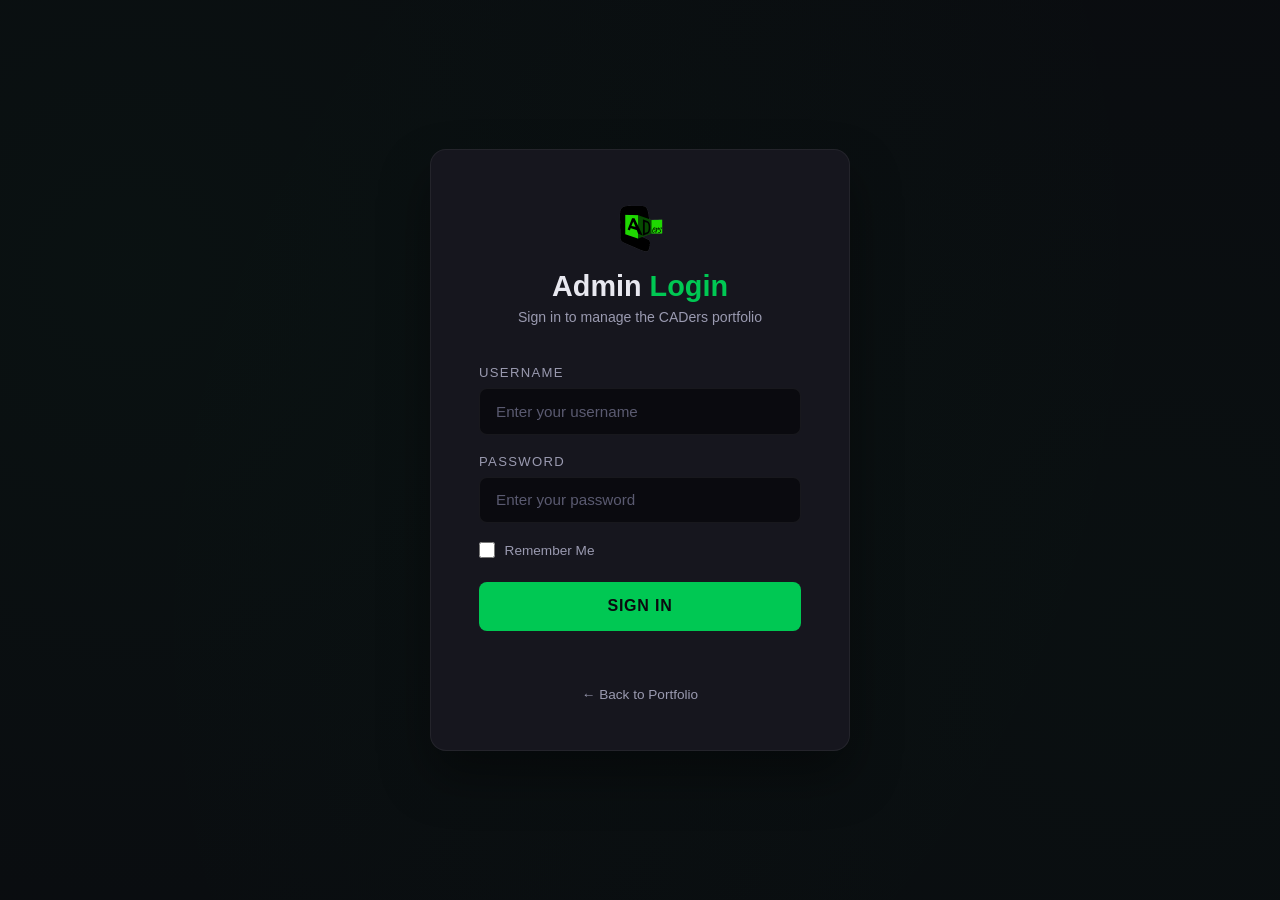
<file: CADersFrontend/admin.html>
<!DOCTYPE html>
<html>
<head>
  <!-- AUTH GUARD: runs synchronously before ANY content renders.
       If not logged in, redirect happens before body is painted. -->
  <script>
    if (!localStorage.getItem('cadersAdmin')) {
      window.location.replace('login.html');
    }
  </script>
  <meta charset="UTF-8" />
  <title>CADers – Admin Dashboard</title>
  <meta name="viewport" content="width=device-width, initial-scale=1.0" />
  <meta name="description" content="Admin dashboard for managing CADers Club projects and contact messages." />
  <link rel="stylesheet" href="styles.css" />
  <link rel="stylesheet" href="admin.css" />
</head>
<body style="visibility:hidden">

  <div class="admin-layout">

    <!-- ═══ SIDEBAR ═══ -->
    <aside class="admin-sidebar">
      <a href="caders.html" class="sidebar-brand">
        <img src="Cader.png" alt="CADers" />
        <span>CADers</span>
      </a>

      <ul class="sidebar-nav">
        <li>
          <a href="#" class="active" data-page="dashboard" id="nav-dashboard">
            <span class="nav-icon">📊</span> Dashboard
          </a>
        </li>
        <li>
          <a href="#" data-page="projects" id="nav-projects">
            <span class="nav-icon">🗂️</span> Projects
          </a>
        </li>
        <li>
          <a href="#" data-page="messages" id="nav-messages">
            <span class="nav-icon">✉️</span> Messages
          </a>
        </li>
      </ul>

      <div class="sidebar-footer">
        <div class="sidebar-user">
          Signed in as <strong id="sidebar-username">—</strong>
          <span class="user-role" id="sidebar-role">—</span>
        </div>
        <button class="btn-logout" id="btn-logout">Sign Out</button>
      </div>
    </aside>

    <!-- ═══ MAIN CONTENT ═══ -->
    <main class="admin-main">

      <!-- Session Visit Banner -->
      <div class="session-banner" id="session-banner">
        <span class="session-icon">🔑</span>
        <span>Pages Visited This Session: <strong id="visit-count">0</strong></span>
      </div>

      <!-- ─── DASHBOARD PAGE ─── -->
      <div class="admin-page active" id="page-dashboard">
        <div class="page-header">
          <h2>Dashboard</h2>
          <p>Overview of your CADers portfolio</p>
        </div>
        <div class="stats-grid">
          <div class="stat-card">
            <div class="stat-card-icon">👤</div>
            <div class="stat-card-value" id="dash-username">—</div>
            <div class="stat-card-label">Logged In As</div>
          </div>
          <div class="stat-card">
            <div class="stat-card-icon">🛡️</div>
            <div class="stat-card-value" id="dash-role">—</div>
            <div class="stat-card-label">User Role</div>
          </div>
          <div class="stat-card">
            <div class="stat-card-icon">🗂️</div>
            <div class="stat-card-value" id="dash-projects">0</div>
            <div class="stat-card-label">Total Projects</div>
          </div>
          <div class="stat-card">
            <div class="stat-card-icon">✉️</div>
            <div class="stat-card-value" id="dash-messages">0</div>
            <div class="stat-card-label">Contact Messages</div>
          </div>
          <div class="stat-card">
            <div class="stat-card-icon">📄</div>
            <div class="stat-card-value" id="dash-visits">0</div>
            <div class="stat-card-label">Session Visits</div>
          </div>
        </div>
      </div>

      <!-- ─── PROJECTS PAGE ─── -->
      <div class="admin-page" id="page-projects">
        <div class="page-header">
          <h2>Manage Projects</h2>
          <p>Create, edit, and delete portfolio projects</p>
        </div>
        <div class="table-toolbar">
          <input type="text" class="search-input" id="project-search"
                 placeholder="Search projects..." />
          <button class="btn-primary" id="btn-add-project">+ Add Project</button>
        </div>
        <table class="data-table" id="projects-table">
          <thead>
            <tr>
              <th>ID</th>
              <th>Title</th>
              <th>Description</th>
              <th>Image URL</th>
              <th>Actions</th>
            </tr>
          </thead>
          <tbody id="projects-tbody">
            <tr><td colspan="5" class="empty-state">Loading projects...</td></tr>
          </tbody>
        </table>
      </div>

      <!-- ─── MESSAGES PAGE ─── -->
      <div class="admin-page" id="page-messages">
        <div class="page-header">
          <h2>Contact Messages</h2>
          <p>View and manage incoming contact messages</p>
        </div>
        <div class="table-toolbar">
          <input type="text" class="search-input" id="message-search"
                 placeholder="Search by name, email, or message..." />
          <span class="message-count" id="message-count">0 messages</span>
        </div>
        <div class="table-responsive" id="messages-table-wrap">
          <table class="data-table" id="messages-table">
            <thead>
              <tr>
                <th class="col-id">ID</th>
                <th class="col-name">Name</th>
                <th class="col-email">Email</th>
                <th class="col-message">Message</th>
                <th class="col-date">Submitted</th>
                <th class="col-actions">Actions</th>
              </tr>
            </thead>
            <tbody id="messages-tbody">
              <tr><td colspan="6" class="empty-state">Loading messages...</td></tr>
            </tbody>
          </table>
        </div>
      </div>

    </main>
  </div>

  <!-- ═══ PROJECT MODAL ═══ -->
  <div class="modal-overlay" id="project-modal">
    <div class="modal">
      <h3 id="project-modal-title">Add Project</h3>
      <form id="project-form">
        <input type="hidden" id="project-edit-id" value="" />
        <div class="form-group">
          <label for="project-title">Title</label>
          <input type="text" id="project-title" required placeholder="Project title" />
        </div>
        <div class="form-group">
          <label for="project-description">Description</label>
          <textarea id="project-description" rows="4" required
                    placeholder="Project description"></textarea>
        </div>
        <div class="form-group">
          <label for="project-image">Image URL (optional)</label>
          <input type="text" id="project-image" placeholder="e.g. assets/project-photo.png" />
        </div>
        <div class="modal-actions">
          <button type="button" class="btn-secondary" id="btn-cancel-project">Cancel</button>
          <button type="submit" class="btn-primary" id="btn-save-project">Save Project</button>
        </div>
      </form>
    </div>
  </div>

  <!-- ═══ MESSAGE VIEW MODAL ═══ -->
  <div class="modal-overlay" id="message-modal">
    <div class="modal message-view-modal">
      <div class="message-modal-header">
        <h3>Message Details</h3>
        <button type="button" class="modal-close-btn" id="btn-close-message" title="Close">✕</button>
      </div>
      <div class="message-meta">
        <div class="meta-row">
          <span class="meta-label">From</span>
          <span class="meta-value" id="modal-msg-name"></span>
        </div>
        <div class="meta-row">
          <span class="meta-label">Email</span>
          <span class="meta-value" id="modal-msg-email"></span>
        </div>
        <div class="meta-row">
          <span class="meta-label">Sent</span>
          <span class="meta-value" id="modal-msg-date"></span>
        </div>
      </div>
      <div class="message-body" id="modal-msg-body"></div>
      <div class="modal-actions">
        <button type="button" class="btn-secondary" id="btn-dismiss-message">Close</button>
        <button type="button" class="btn-action btn-danger" id="btn-delete-from-modal">Delete Message</button>
      </div>
    </div>
  </div>

  <script src="admin.js"></script>
</body>
</html>
</file>
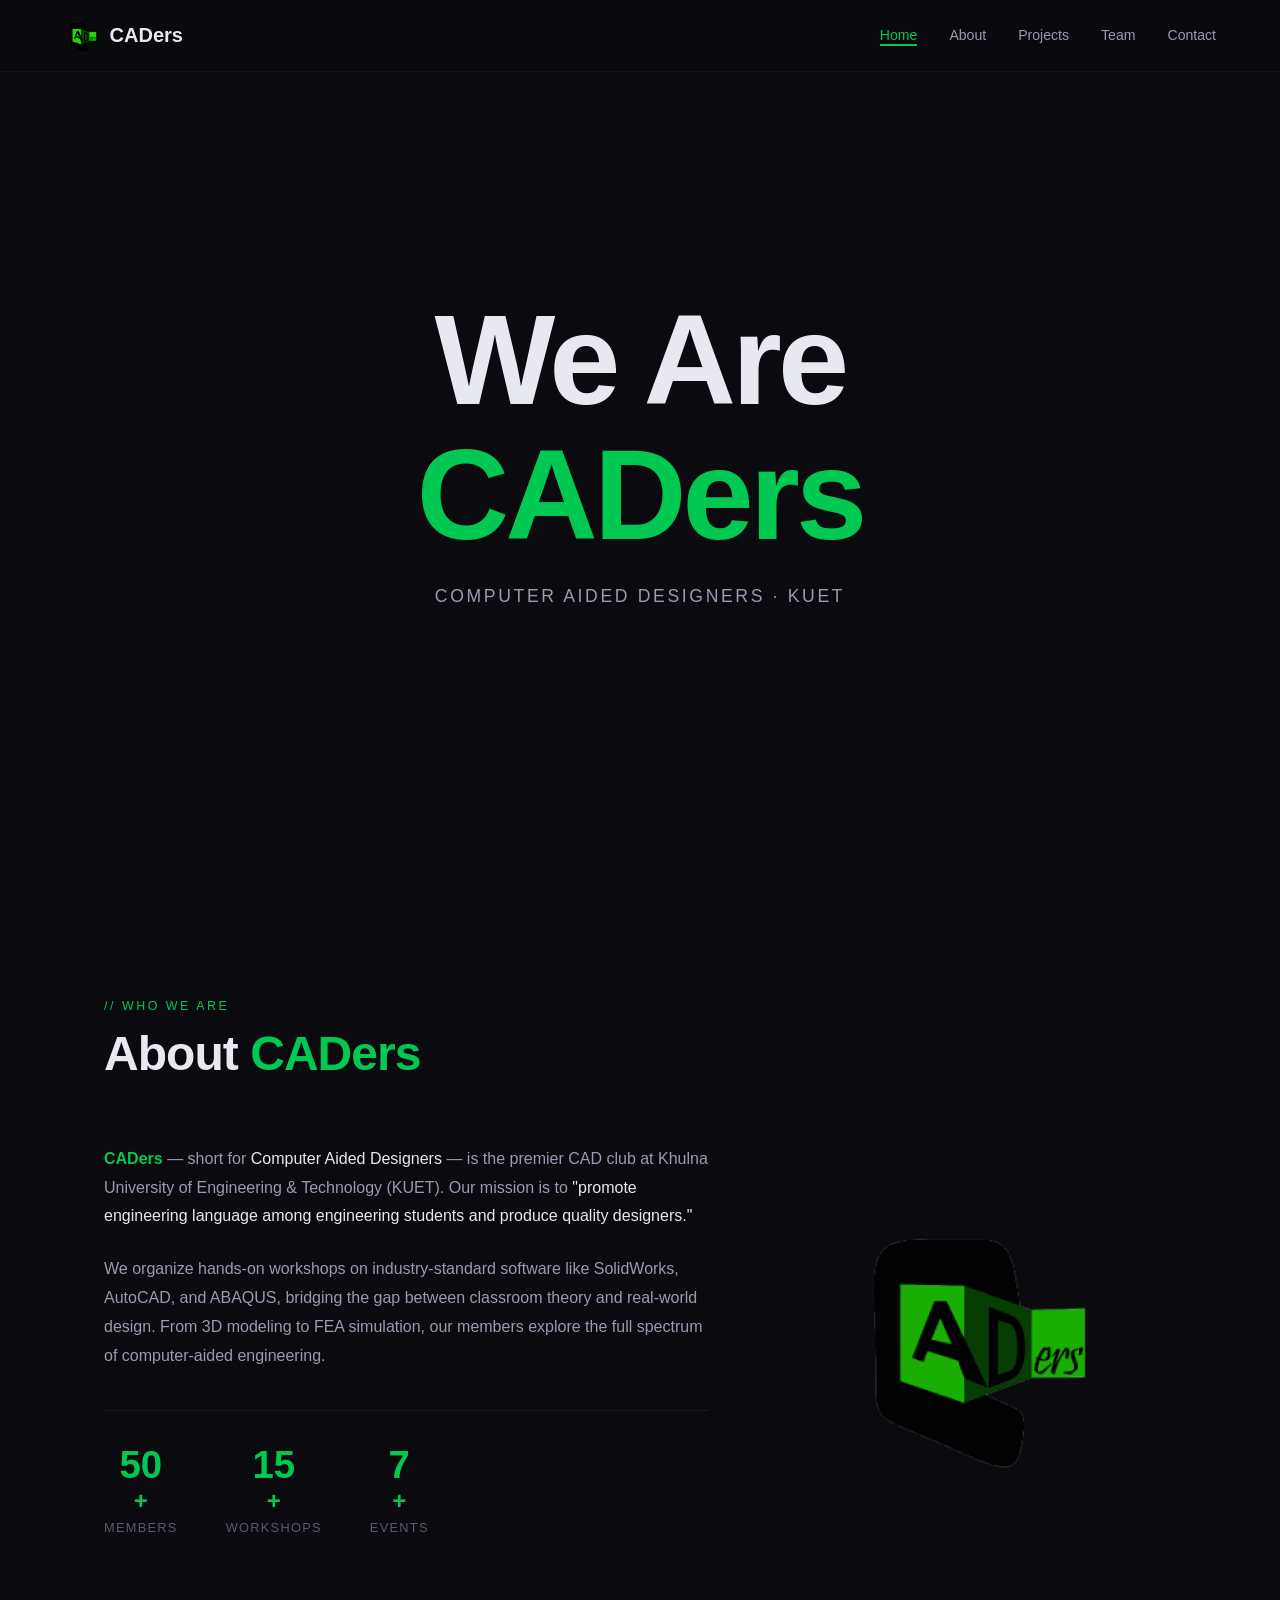
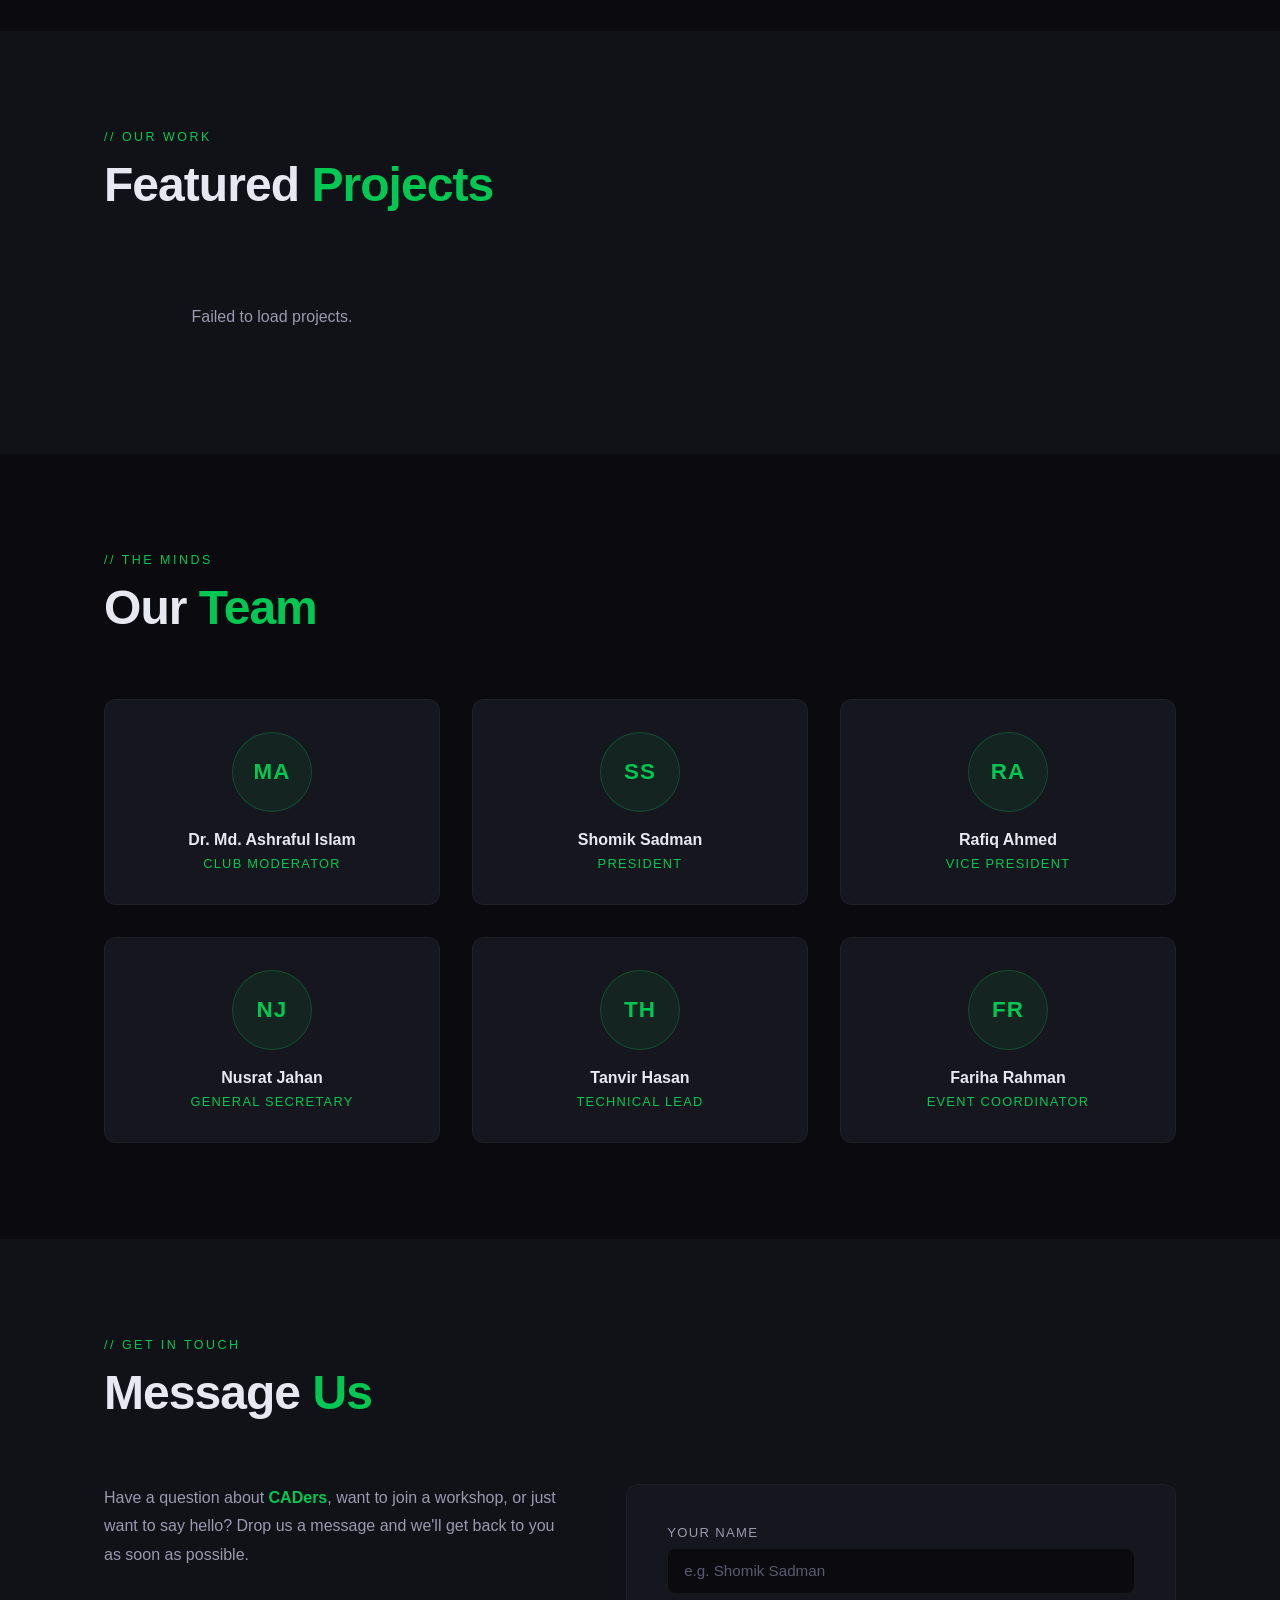
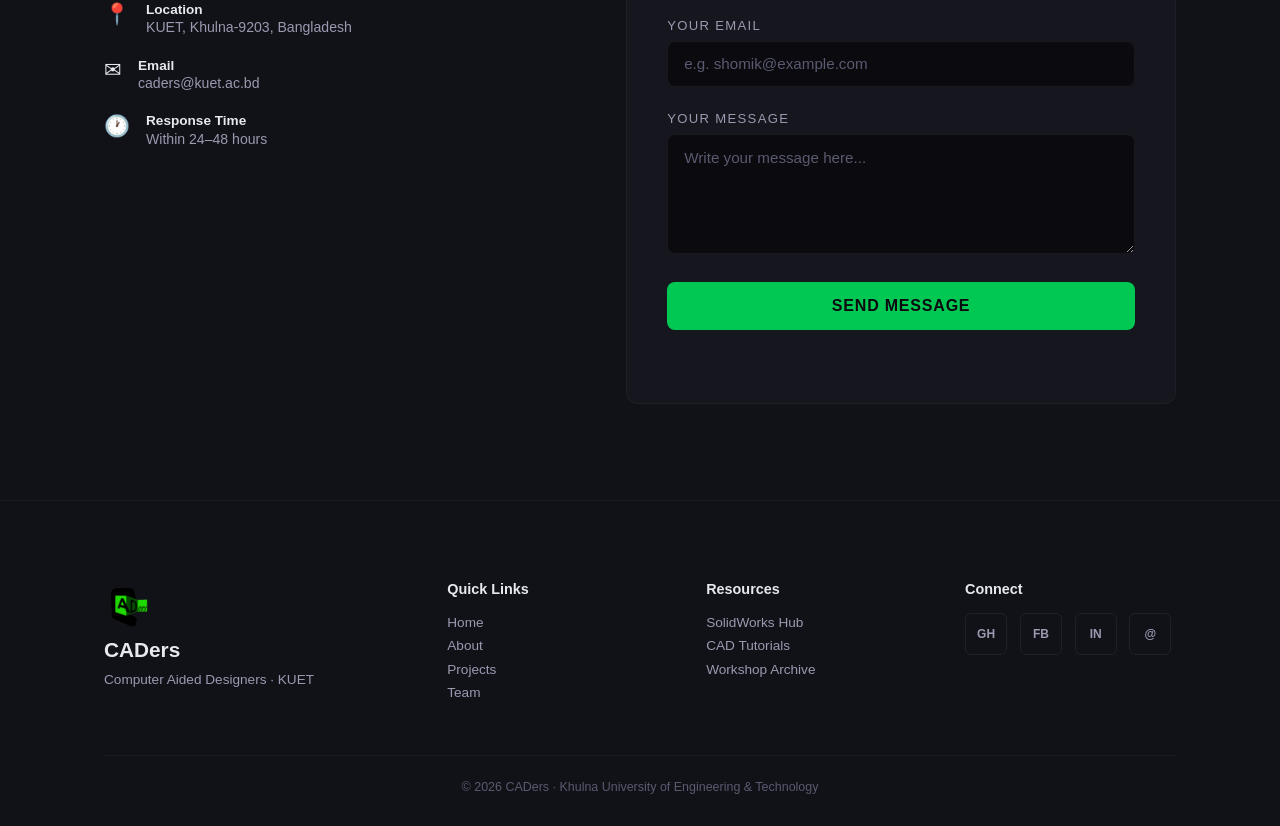
<file: CADersFrontend/caders.html>
<!DOCTYPE html>
<html>
<head>
  <meta charset="UTF-8" />
  <title>CADers – Computer Aided Designers</title>
  <meta name="viewport" content="width=device-width, initial-scale=1.0" />
  <link rel="stylesheet" href="styles.css" />
</head>
<body>

  <!-- NAVBAR -->
  <div class="navbar" id="navbar">
    <a href="#" class="nav-logo">
      <img src="Cader.png" alt="CADers Logo" class="nav-logo-img" width="36" height="36" />
      <span>CADers</span>
    </a>
    <button class="nav-toggle" id="nav-toggle" title="Toggle navigation">
      <span></span><span></span><span></span>
    </button>
    <ul class="nav-links" id="nav-links">
      <li><a href="#hero">Home</a></li>
      <li><a href="#about">About</a></li>
      <li><a href="#projects">Projects</a></li>
      <li><a href="#team">Team</a></li>
      <li><a href="#contact">Contact</a></li>
      <li id="nav-admin-item" style="display:none;"><a href="admin.html" id="nav-admin-link">Admin</a></li>
    </ul>
  </div>

  <!-- HERO -->
  <div class="hero" id="hero">
    <div class="hero-content">
      <h1 class="hero-title" id="hero-title">
        <span class="hero-line">We Are</span>
        <span class="hero-line accent">CADers</span>
      </h1>
      <p class="hero-sub" id="hero-sub">Computer Aided Designers · KUET</p>
    </div>
  </div>

  <!-- ABOUT -->
  <div class="section about" id="about">
    <div class="container">
      <div class="section-header">
        <span class="section-tag">// WHO WE ARE</span>
        <h2 class="section-title">About <span class="accent">CADers</span></h2>
      </div>
      <div class="about-grid">
        <div class="about-text">
          <p>
            <span class="text-accent">CADers</span> — short for <span class="text-emphasis">Computer Aided Designers</span> — is the premier CAD club at
            Khulna University of Engineering &amp; Technology (KUET). Our mission is to <span class="text-emphasis">"promote engineering
            language among engineering students and produce quality designers."</span>
          </p>
          <p>
            We organize hands-on workshops on industry-standard software like SolidWorks, AutoCAD, and ABAQUS,
            bridging the gap between classroom theory and real-world design. From 3D modeling to FEA simulation,
            our members explore the full spectrum of computer-aided engineering.
          </p>
          <div class="about-stats">
            <div class="stat-item">
              <span class="stat-num" id="stat-members">0</span><span class="stat-plus">+</span>
              <span class="stat-label">Members</span>
            </div>
            <div class="stat-item">
              <span class="stat-num" id="stat-workshops">0</span><span class="stat-plus">+</span>
              <span class="stat-label">Workshops</span>
            </div>
            <div class="stat-item">
              <span class="stat-num" id="stat-events">0</span><span class="stat-plus">+</span>
              <span class="stat-label">Events</span>
            </div>
          </div>
        </div>
        <div class="about-visual">
          <img src="Cader.png" alt="CADers Club Logo" class="about-logo-img" />
        </div>
      </div>
    </div>
  </div>

  <!-- PROJECTS -->
  <div class="section projects" id="projects">
    <div class="container">
      <div class="section-header">
        <span class="section-tag">// OUR WORK</span>
        <h2 class="section-title">Featured <span class="accent">Projects</span></h2>
      </div>
      <div class="projects-grid" id="projects-grid">
        <!-- Projects loaded dynamically from API -->
      </div>
    </div>
  </div>

  <!-- TEAM -->
  <div class="section team" id="team">
    <div class="container">
      <div class="section-header">
        <span class="section-tag">// THE MINDS</span>
        <h2 class="section-title">Our <span class="accent">Team</span></h2>
      </div>
      <div class="team-grid">
        <div class="team-card" id="team-1">
          <div class="team-avatar">
            <span class="avatar-initials">MA</span>
          </div>
          <h4>Dr. Md. Ashraful Islam</h4>
          <span class="team-role">Club Moderator</span>
        </div>
        <div class="team-card" id="team-2">
          <div class="team-avatar">
            <span class="avatar-initials">SS</span>
          </div>
          <h4>Shomik Sadman</h4>
          <span class="team-role">President</span>
        </div>
        <div class="team-card" id="team-3">
          <div class="team-avatar">
            <span class="avatar-initials">RA</span>
          </div>
          <h4>Rafiq Ahmed</h4>
          <span class="team-role">Vice President</span>
        </div>
        <div class="team-card" id="team-4">
          <div class="team-avatar">
            <span class="avatar-initials">NJ</span>
          </div>
          <h4>Nusrat Jahan</h4>
          <span class="team-role">General Secretary</span>
        </div>
        <div class="team-card" id="team-5">
          <div class="team-avatar">
            <span class="avatar-initials">TH</span>
          </div>
          <h4>Tanvir Hasan</h4>
          <span class="team-role">Technical Lead</span>
        </div>
        <div class="team-card" id="team-6">
          <div class="team-avatar">
            <span class="avatar-initials">FR</span>
          </div>
          <h4>Fariha Rahman</h4>
          <span class="team-role">Event Coordinator</span>
        </div>
      </div>
    </div>
  </div>

  <!-- CONTACT FORM -->
  <div class="section contact-section" id="contact">
    <div class="container">
      <div class="section-header">
        <span class="section-tag">// GET IN TOUCH</span>
        <h2 class="section-title">Message <span class="accent">Us</span></h2>
      </div>
      <div class="contact-grid">
        <!-- Left column – informational text -->
        <div class="contact-info">
          <p>
            Have a question about <span class="text-accent">CADers</span>, want to join
            a workshop, or just want to say hello? Drop us a message and we'll get back
            to you as soon as possible.
          </p>
          <div class="contact-details">
            <div class="contact-detail-item">
              <span class="detail-icon">📍</span>
              <div>
                <span class="detail-label">Location</span>
                <span class="detail-value">KUET, Khulna-9203, Bangladesh</span>
              </div>
            </div>
            <div class="contact-detail-item">
              <span class="detail-icon">✉</span>
              <div>
                <span class="detail-label">Email</span>
                <span class="detail-value">caders@kuet.ac.bd</span>
              </div>
            </div>
            <div class="contact-detail-item">
              <span class="detail-icon">🕐</span>
              <div>
                <span class="detail-label">Response Time</span>
                <span class="detail-value">Within 24–48 hours</span>
              </div>
            </div>
          </div>
        </div>
        <!-- Right column – the form -->
        <form id="contact-form" class="contact-form">
          <div class="form-group">
            <label for="contact-name">Your Name</label>
            <input type="text" id="contact-name" name="name" required
                   placeholder="e.g. Shomik Sadman" />
          </div>
          <div class="form-group">
            <label for="contact-email">Your Email</label>
            <input type="email" id="contact-email" name="email" required
                   placeholder="e.g. shomik@example.com" />
          </div>
          <div class="form-group">
            <label for="contact-message">Your Message</label>
            <textarea id="contact-message" name="message" rows="5" required
                      placeholder="Write your message here..."></textarea>
          </div>
          <button type="submit" id="contact-submit" class="btn-submit">
            <span id="btn-text">Send Message</span>
            <span id="btn-loading" style="display:none;">Sending...</span>
          </button>
          <p id="form-status" class="form-status"></p>
        </form>
      </div>
    </div>
  </div>

  <!-- FOOTER -->
  <div class="footer" id="footer">
    <div class="container">
      <div class="footer-top">
        <div class="footer-brand">
          <img src="Cader.png" alt="CADers" class="footer-logo" width="48" height="48" />
          <h3>CADers</h3>
          <p>Computer Aided Designers · KUET</p>
        </div>
        <div class="footer-links-group">
          <h4>Quick Links</h4>
          <ul class="footer-list">
            <li><a href="#hero">Home</a></li>
            <li><a href="#about">About</a></li>
            <li><a href="#projects">Projects</a></li>
            <li><a href="#team">Team</a></li>
          </ul>
        </div>
        <div class="footer-links-group">
          <h4>Resources</h4>
          <ul class="footer-list">
            <li><a href="#">SolidWorks Hub</a></li>
            <li><a href="#">CAD Tutorials</a></li>
            <li><a href="#">Workshop Archive</a></li>
          </ul>
        </div>
        <div class="footer-connect">
          <h4>Connect</h4>
          <div class="social-links">
            <a href="https://github.com/CADers-KUET" class="social-link" id="social-github" title="GitHub">GH</a>
            <a href="https://www.facebook.com/groups/1449765805192308/" class="social-link" id="social-facebook" title="Facebook">FB</a>
            <a href="#" class="social-link" id="social-linkedin" title="LinkedIn">IN</a>
            <a href="mailto:caders@kuet.ac.bd" class="social-link" id="social-email" title="Email">@</a>
          </div>
        </div>
      </div>
      <div class="footer-bottom">
        <p>&copy; 2026 CADers · Khulna University of Engineering &amp; Technology</p>
      </div>
    </div>
  </div>

  <script src="caders.js"></script>
</body>
</html>
</file>
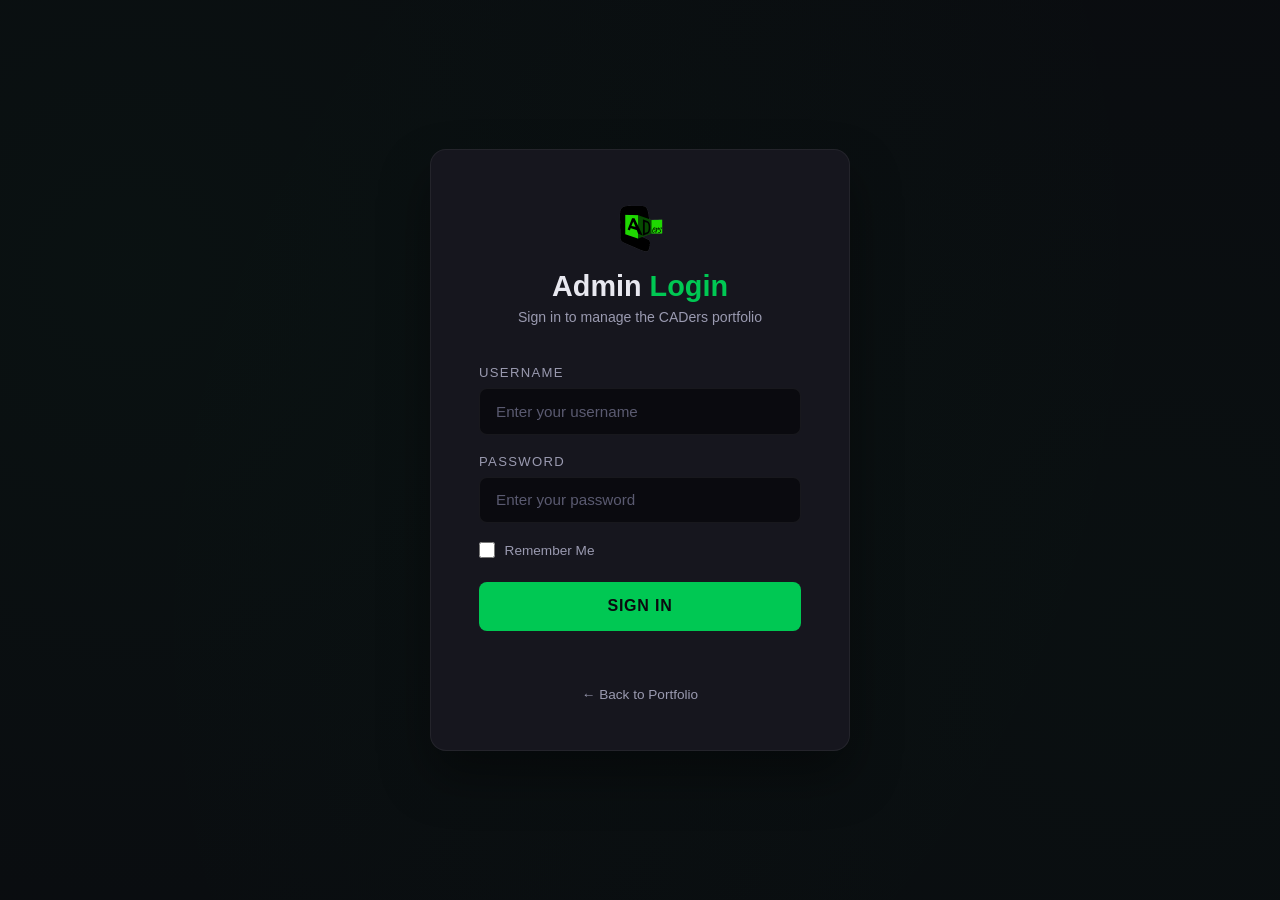
<file: CADersFrontend/login.html>
<!DOCTYPE html>
<html>
<head>
  <meta charset="UTF-8" />
  <title>CADers – Admin Login</title>
  <meta name="viewport" content="width=device-width, initial-scale=1.0" />
  <meta name="description" content="Admin login page for the CADers Club Portfolio management system." />
  <link rel="stylesheet" href="styles.css" />
  <style>
    /* ─── Login Page Styles ─────────────────────────────── */
    .login-page {
      min-height: 100vh;
      display: flex;
      align-items: center;
      justify-content: center;
      padding: 2rem;
      position: relative;
      overflow: hidden;
    }

    .login-page::before {
      content: '';
      position: absolute;
      top: -50%;
      left: -50%;
      width: 200%;
      height: 200%;
      background: radial-gradient(circle at 30% 40%, rgba(0, 200, 83, 0.04) 0%, transparent 50%),
                  radial-gradient(circle at 70% 60%, rgba(0, 200, 83, 0.03) 0%, transparent 50%);
      animation: loginGlow 15s ease-in-out infinite alternate;
    }

    @keyframes loginGlow {
      0% { transform: translate(0, 0); }
      100% { transform: translate(-3%, -3%); }
    }

    .login-card {
      background: #16161e;
      border: 1px solid rgba(255, 255, 255, 0.06);
      border-radius: 16px;
      padding: 3rem;
      width: 100%;
      max-width: 420px;
      position: relative;
      z-index: 2;
      box-shadow: 0 25px 50px rgba(0, 0, 0, 0.4);
    }

    .login-header {
      text-align: center;
      margin-bottom: 2.5rem;
    }

    .login-header .login-logo {
      width: 56px;
      height: 56px;
      margin: 0 auto 1rem;
      display: block;
    }

    .login-header h1 {
      font-family: 'Outfit', Arial, sans-serif;
      font-size: 1.8rem;
      font-weight: 700;
      color: #e8e8f0;
      margin-bottom: 0.4rem;
    }

    .login-header p {
      font-size: 0.88rem;
      color: #9a9ab0;
    }

    .last-visit-banner {
      background: rgba(0, 200, 83, 0.08);
      border: 1px solid rgba(0, 200, 83, 0.2);
      border-radius: 8px;
      padding: 0.8rem 1rem;
      margin-bottom: 1.5rem;
      text-align: center;
      display: none;
    }

    .last-visit-banner .welcome-text {
      font-family: 'Outfit', Arial, sans-serif;
      font-weight: 600;
      color: #00c853;
      font-size: 0.9rem;
    }

    .last-visit-banner .visit-time {
      font-size: 0.78rem;
      color: #9a9ab0;
      margin-top: 0.2rem;
    }

    .login-form .form-group {
      margin-bottom: 1.2rem;
    }

    .remember-group {
      display: flex;
      align-items: center;
      gap: 0.6rem;
      margin-bottom: 1.5rem;
    }

    .remember-group input[type="checkbox"] {
      width: 16px;
      height: 16px;
      accent-color: #00c853;
      cursor: pointer;
    }

    .remember-group label {
      font-size: 0.85rem;
      color: #9a9ab0;
      cursor: pointer;
      text-transform: none;
      letter-spacing: 0;
    }

    .login-error {
      color: #ff5252;
      font-size: 0.85rem;
      text-align: center;
      margin-top: 1rem;
      min-height: 1.2em;
    }

    .back-link {
      display: block;
      text-align: center;
      margin-top: 1.5rem;
      font-size: 0.85rem;
      color: #9a9ab0;
    }

    .back-link:hover {
      color: #00c853;
    }
  </style>
</head>
<body>

  <div class="login-page">
    <div class="login-card">
      <div class="login-header">
        <img src="Cader.png" alt="CADers Logo" class="login-logo" />
        <h1>Admin <span class="accent">Login</span></h1>
        <p>Sign in to manage the CADers portfolio</p>
      </div>

      <!-- Last Visit Banner -->
      <div class="last-visit-banner" id="last-visit-banner">
        <div class="welcome-text">Welcome Back!</div>
        <div class="visit-time" id="last-visit-time"></div>
      </div>

      <form id="login-form" class="login-form contact-form" style="background:none;border:none;padding:0;">
        <div class="form-group">
          <label for="login-username">Username</label>
          <input type="text" id="login-username" name="username" required
                 placeholder="Enter your username" autocomplete="username" />
        </div>
        <div class="form-group">
          <label for="login-password">Password</label>
          <input type="password" id="login-password" name="password" required
                 placeholder="Enter your password" autocomplete="current-password" />
        </div>
        <div class="remember-group">
          <input type="checkbox" id="remember-me" name="rememberMe" />
          <label for="remember-me">Remember Me</label>
        </div>
        <button type="submit" id="login-submit" class="btn-submit">
          <span id="login-btn-text">Sign In</span>
          <span id="login-btn-loading" style="display:none;">Signing in...</span>
        </button>
        <p id="login-error" class="login-error"></p>
      </form>

      <a href="caders.html" class="back-link">← Back to Portfolio</a>
    </div>
  </div>

  <script src="login.js"></script>
</body>
</html>
</file>
<file: CADersFrontend/styles.css>
/* ─── Reset ───────────────────────────────────────────── */
* {
  box-sizing: border-box;
  margin: 0;
  padding: 0;
}

html {
  scroll-behavior: smooth;
}

body {
  font-family: 'Space Grotesk', Arial, sans-serif;
  color: #e8e8f0;
  background: #0a0a0f;
  overflow-x: hidden;
}

a {
  color: inherit;
  text-decoration: none;
}

img {
  display: block;
  max-width: 100%;
  height: auto;
}

/* ─── Utility ─────────────────────────────────────────── */
.container {
  max-width: 1200px;
  margin: 0 auto;
  padding: 0 5%;
}

.accent {
  color: #00c853;
}

.text-accent {
  color: #00c853;
  font-weight: 600;
}

.text-emphasis {
  color: #e8e8f0;
}

/* ═══════════════════════════════════════════════════════════
   NAVBAR
   ═══════════════════════════════════════════════════════════ */
.navbar {
  position: fixed;
  top: 0;
  left: 0;
  right: 0;
  height: 72px;
  display: flex;
  align-items: center;
  justify-content: space-between;
  padding: 0 5%;
  z-index: 1000;
  background: rgba(10, 10, 15, 0.92);
  border-bottom: 1px solid rgba(255, 255, 255, 0.04);
}

.nav-logo {
  display: flex;
  align-items: center;
  gap: 0.6rem;
  font-family: 'Outfit', Arial, sans-serif;
  font-weight: 700;
  font-size: 1.25rem;
  color: #e8e8f0;
}

.nav-logo-img {
  width: 36px;
  height: 36px;
}

.nav-links {
  display: flex;
  gap: 2rem;
  list-style: none;
}

.nav-links a {
  font-size: 0.88rem;
  font-weight: 500;
  color: #9a9ab0;
  padding: 0.3rem 0;
}

.nav-links a:hover {
  color: #00c853;
}

.nav-links a.active {
  color: #00c853;
}

/* Underline effect using pseudo-element */
.nav-links a::after {
  content: '';
  display: block;
  width: 0;
  height: 2px;
  background: #00c853;
}

.nav-links a:hover::after,
.nav-links a.active::after {
  width: 100%;
}

/* Mobile toggle */
.nav-toggle {
  display: none;
  flex-direction: column;
  gap: 5px;
  background: none;
  border: none;
  cursor: pointer;
  padding: 4px;
}

.nav-toggle span {
  display: block;
  width: 24px;
  height: 2px;
  background: #e8e8f0;
}

/* ═══════════════════════════════════════════════════════════
   HERO
   ═══════════════════════════════════════════════════════════ */
.hero {
  min-height: 100vh;
  display: flex;
  align-items: center;
  justify-content: center;
  position: relative;
  overflow: hidden;
}

.hero-content {
  text-align: center;
  z-index: 2;
  position: relative;
}

.hero-title {
  font-family: 'Outfit', Arial, sans-serif;
  font-size: 8rem;
  font-weight: 800;
  line-height: 1.05;
  letter-spacing: -0.03em;
}

.hero-line {
  display: block;
}

.hero-line.accent {
  color: #00c853;
}

.hero-sub {
  margin-top: 1.5rem;
  font-size: 1.1rem;
  color: #9a9ab0;
  letter-spacing: 0.15em;
  text-transform: uppercase;
}

/* ═══════════════════════════════════════════════════════════
   SECTIONS – shared
   ═══════════════════════════════════════════════════════════ */
.section {
  padding: 6rem 0;
  position: relative;
}

.section-header {
  margin-bottom: 4rem;
}

.section-tag {
  display: inline-block;
  font-family: 'Space Grotesk', Arial, sans-serif;
  font-size: 0.78rem;
  font-weight: 500;
  letter-spacing: 0.2em;
  color: #00c853;
  margin-bottom: 0.8rem;
}

.section-title {
  font-family: 'Outfit', Arial, sans-serif;
  font-size: 3rem;
  font-weight: 700;
  letter-spacing: -0.02em;
}

/* ═══════════════════════════════════════════════════════════
   ABOUT
   ═══════════════════════════════════════════════════════════ */
.about-grid {
  display: grid;
  grid-template-columns: 1.2fr 0.8fr;
  gap: 4rem;
  align-items: center;
}

.about-text p {
  color: #9a9ab0;
  font-size: 1rem;
  line-height: 1.8;
  margin-bottom: 1.5rem;
}

.about-stats {
  display: flex;
  gap: 3rem;
  margin-top: 2.5rem;
  padding-top: 2rem;
  border-top: 1px solid rgba(255, 255, 255, 0.06);
}

.stat-item {
  text-align: center;
}

.stat-num {
  display: block;
  font-family: 'Outfit', Arial, sans-serif;
  font-size: 2.4rem;
  font-weight: 700;
  color: #00c853;
}

.stat-plus {
  font-family: 'Outfit', Arial, sans-serif;
  font-size: 1.5rem;
  font-weight: 700;
  color: #00c853;
}

.stat-label {
  display: block;
  font-size: 0.8rem;
  color: #5a5a70;
  text-transform: uppercase;
  letter-spacing: 0.1em;
  margin-top: 0.3rem;
}

/* About visual – club logo */
.about-visual {
  display: flex;
  align-items: center;
  justify-content: center;
}

.about-logo-img {
  width: 100%;
  max-width: 280px;
  opacity: 0.8;
}

/* ═══════════════════════════════════════════════════════════
   PROJECTS
   ═══════════════════════════════════════════════════════════ */
.projects {
  background: #111118;
}

.projects-grid {
  display: grid;
  grid-template-columns: repeat(3, 1fr);
  gap: 2rem;
}

.project-card {
  background: #16161e;
  border: 1px solid rgba(255, 255, 255, 0.04);
  border-radius: 12px;
  overflow: hidden;
}

.project-card:hover {
  border-color: rgba(0, 200, 83, 0.3);
}

.project-img {
  height: 220px;
  overflow: hidden;
  background: #0a0a0f;
}

.project-img img {
  width: 100%;
  height: 220px;
}

.project-info {
  padding: 1.5rem;
}

.project-tag {
  display: inline-block;
  font-size: 0.7rem;
  font-weight: 600;
  text-transform: uppercase;
  letter-spacing: 0.12em;
  color: #00c853;
  background: rgba(0, 200, 83, 0.15);
  padding: 0.25rem 0.7rem;
  border-radius: 100px;
  margin-bottom: 0.8rem;
}

.project-info h3 {
  font-family: 'Outfit', Arial, sans-serif;
  font-size: 1.15rem;
  font-weight: 600;
  margin-bottom: 0.5rem;
}

.project-info p {
  font-size: 0.88rem;
  color: #9a9ab0;
  line-height: 1.6;
}

/* ═══════════════════════════════════════════════════════════
   TEAM
   ═══════════════════════════════════════════════════════════ */
.team-grid {
  display: grid;
  grid-template-columns: repeat(3, 1fr);
  gap: 2rem;
}

.team-card {
  background: #16161e;
  border: 1px solid rgba(255, 255, 255, 0.04);
  border-radius: 12px;
  padding: 2rem 1.5rem;
  text-align: center;
}

.team-card:hover {
  border-color: rgba(0, 200, 83, 0.3);
}

.team-avatar {
  width: 80px;
  height: 80px;
  margin: 0 auto 1.2rem;
  border-radius: 50%;
  background: rgba(0, 200, 83, 0.08);
  border: 1px solid rgba(0, 200, 83, 0.25);
  display: flex;
  align-items: center;
  justify-content: center;
}

.avatar-initials {
  font-family: 'Outfit', Arial, sans-serif;
  font-size: 1.4rem;
  font-weight: 700;
  color: #00c853;
  letter-spacing: 0.05em;
}

.team-card h4 {
  font-family: 'Outfit', Arial, sans-serif;
  font-size: 1rem;
  font-weight: 600;
  margin-bottom: 0.3rem;
}

.team-role {
  font-size: 0.8rem;
  color: #00c853;
  text-transform: uppercase;
  letter-spacing: 0.1em;
  font-weight: 500;
}

/* ═══════════════════════════════════════════════════════════
   FOOTER
   ═══════════════════════════════════════════════════════════ */
.footer {
  background: #111118;
  padding: 5rem 0 2rem;
  border-top: 1px solid rgba(255, 255, 255, 0.04);
}

.footer-top {
  display: grid;
  grid-template-columns: 1.4fr 1fr 1fr 1fr;
  gap: 3rem;
  margin-bottom: 3rem;
}

.footer-brand {
  display: flex;
  flex-direction: column;
  gap: 0.6rem;
}

.footer-logo {
  width: 48px;
  height: 48px;
}

.footer-brand h3 {
  font-family: 'Outfit', Arial, sans-serif;
  font-size: 1.3rem;
  font-weight: 700;
}

.footer-brand p {
  font-size: 0.85rem;
  color: #9a9ab0;
}

.footer-links-group h4,
.footer-connect h4 {
  font-family: 'Outfit', Arial, sans-serif;
  font-size: 0.9rem;
  font-weight: 600;
  margin-bottom: 1rem;
  color: #e8e8f0;
}

.footer-list {
  list-style: none;
}

.footer-list li {
  margin-bottom: 0.35rem;
}

.footer-list a {
  font-size: 0.85rem;
  color: #9a9ab0;
}

.footer-list a:hover {
  color: #00c853;
}

.social-links {
  display: flex;
  gap: 0.8rem;
}

.social-link {
  width: 42px;
  height: 42px;
  border-radius: 6px;
  border: 1px solid rgba(255, 255, 255, 0.06);
  display: flex;
  align-items: center;
  justify-content: center;
  color: #9a9ab0;
  font-family: 'Space Grotesk', Arial, sans-serif;
  font-size: 0.75rem;
  font-weight: 600;
  text-decoration: none;
}

.social-link:hover {
  color: #00c853;
  border-color: #00a844;
  background: rgba(0, 200, 83, 0.15);
}

.footer-bottom {
  border-top: 1px solid rgba(255, 255, 255, 0.04);
  padding-top: 1.5rem;
  text-align: center;
}

.footer-bottom p {
  font-size: 0.78rem;
  color: #5a5a70;
}

/* ═══════════════════════════════════════════════════════════
   CONTACT FORM
   ═══════════════════════════════════════════════════════════ */
.contact-section {
  background: #111118;
}

.contact-grid {
  display: grid;
  grid-template-columns: 1fr 1.2fr;
  gap: 4rem;
  align-items: start;
}

/* Left column – info */
.contact-info p {
  color: #9a9ab0;
  font-size: 1rem;
  line-height: 1.8;
  margin-bottom: 2rem;
}

.contact-details {
  display: flex;
  flex-direction: column;
  gap: 1.4rem;
}

.contact-detail-item {
  display: flex;
  align-items: flex-start;
  gap: 1rem;
}

.detail-icon {
  font-size: 1.3rem;
  line-height: 1;
  margin-top: 0.15rem;
}

.detail-label {
  display: block;
  font-family: 'Outfit', Arial, sans-serif;
  font-size: 0.85rem;
  font-weight: 600;
  color: #e8e8f0;
  margin-bottom: 0.15rem;
}

.detail-value {
  display: block;
  font-size: 0.88rem;
  color: #9a9ab0;
}

/* Right column – form card */
.contact-form {
  background: #16161e;
  border: 1px solid rgba(255, 255, 255, 0.04);
  border-radius: 12px;
  padding: 2.5rem;
}

.form-group {
  margin-bottom: 1.5rem;
}

.form-group label {
  display: block;
  font-family: 'Space Grotesk', Arial, sans-serif;
  font-size: 0.82rem;
  font-weight: 500;
  color: #9a9ab0;
  text-transform: uppercase;
  letter-spacing: 0.1em;
  margin-bottom: 0.5rem;
}

.form-group input,
.form-group textarea {
  width: 100%;
  padding: 0.85rem 1rem;
  background: #0a0a0f;
  border: 1px solid rgba(255, 255, 255, 0.06);
  border-radius: 8px;
  color: #e8e8f0;
  font-family: 'Space Grotesk', Arial, sans-serif;
  font-size: 0.95rem;
  outline: none;
}

.form-group input:focus,
.form-group textarea:focus {
  border-color: #00c853;
  box-shadow: 0 0 0 3px rgba(0, 200, 83, 0.1);
}

.form-group input::placeholder,
.form-group textarea::placeholder {
  color: #5a5a70;
}

.form-group textarea {
  resize: vertical;
  min-height: 120px;
}

.btn-submit {
  width: 100%;
  padding: 0.95rem;
  background: #00c853;
  color: #0a0a0f;
  border: none;
  border-radius: 8px;
  font-family: 'Outfit', Arial, sans-serif;
  font-size: 1rem;
  font-weight: 600;
  cursor: pointer;
  letter-spacing: 0.05em;
  text-transform: uppercase;
}

.btn-submit:hover {
  background: #00a844;
}

.btn-submit:disabled {
  opacity: 0.6;
  cursor: not-allowed;
}

.form-status {
  margin-top: 1rem;
  font-size: 0.85rem;
  text-align: center;
  min-height: 1.2em;
}

.form-status.success {
  color: #00c853;
}

.form-status.error {
  color: #ff5252;
}

/* ═══════════════════════════════════════════════════════════
   RESPONSIVE
   ═══════════════════════════════════════════════════════════ */
@media (max-width: 900px) {
  .hero-title {
    font-size: 4rem;
  }

  .section-title {
    font-size: 2rem;
  }

  .about-grid {
    grid-template-columns: 1fr;
    gap: 3rem;
  }

  .projects-grid {
    grid-template-columns: repeat(2, 1fr);
  }

  .team-grid {
    grid-template-columns: repeat(2, 1fr);
  }

  .footer-top {
    grid-template-columns: 1fr 1fr;
    gap: 2rem;
  }

  .contact-grid {
    grid-template-columns: 1fr;
    gap: 3rem;
  }
}

@media (max-width: 768px) {
  .nav-toggle {
    display: flex;
  }

  .nav-links {
    position: fixed;
    top: 72px;
    left: 0;
    right: 0;
    flex-direction: column;
    background: rgba(10, 10, 15, 0.96);
    padding: 2rem 5%;
    gap: 1.2rem;
    display: none;
    border-bottom: 1px solid rgba(255, 255, 255, 0.04);
  }

  .nav-links.open {
    display: flex;
    flex-direction: column;
  }

  .hero-title {
    font-size: 3rem;
  }

  .hero-sub {
    font-size: 0.9rem;
  }

  .projects-grid {
    grid-template-columns: 1fr;
  }
}

@media (max-width: 560px) {
  .about-stats {
    flex-direction: column;
    gap: 1.5rem;
  }

  .team-grid {
    grid-template-columns: 1fr;
  }

  .footer-top {
    grid-template-columns: 1fr;
  }
}
</file>
<file: CADersFrontend/admin.css>
/* ═══════════════════════════════════════════════════════════
   ADMIN DASHBOARD – Styles
   Matches the existing CADers dark theme
   ═══════════════════════════════════════════════════════════ */

/* ─── Layout ──────────────────────────────────────────── */
.admin-layout {
  display: flex;
  min-height: 100vh;
}

/* ─── Sidebar ─────────────────────────────────────────── */
.admin-sidebar {
  width: 260px;
  background: #111118;
  border-right: 1px solid rgba(255, 255, 255, 0.04);
  padding: 2rem 0;
  display: flex;
  flex-direction: column;
  position: fixed;
  top: 0;
  left: 0;
  bottom: 0;
  z-index: 100;
}

.sidebar-brand {
  display: flex;
  align-items: center;
  gap: 0.7rem;
  padding: 0 1.5rem;
  margin-bottom: 2.5rem;
  text-decoration: none;
}

.sidebar-brand img {
  width: 36px;
  height: 36px;
}

.sidebar-brand span {
  font-family: 'Outfit', Arial, sans-serif;
  font-weight: 700;
  font-size: 1.2rem;
  color: #e8e8f0;
}

.sidebar-nav {
  list-style: none;
  padding: 0;
  margin: 0;
  flex: 1;
}

.sidebar-nav li {
  margin-bottom: 0.25rem;
}

.sidebar-nav a {
  display: flex;
  align-items: center;
  gap: 0.8rem;
  padding: 0.75rem 1.5rem;
  font-size: 0.9rem;
  font-weight: 500;
  color: #9a9ab0;
  text-decoration: none;
  border-left: 3px solid transparent;
  transition: all 0.15s ease;
}

.sidebar-nav a:hover {
  color: #e8e8f0;
  background: rgba(255, 255, 255, 0.02);
}

.sidebar-nav a.active {
  color: #00c853;
  background: rgba(0, 200, 83, 0.06);
  border-left-color: #00c853;
}

.sidebar-nav .nav-icon {
  font-size: 1.1rem;
  width: 20px;
  text-align: center;
}

.sidebar-footer {
  padding: 1.5rem;
  border-top: 1px solid rgba(255, 255, 255, 0.04);
}

.sidebar-user {
  font-size: 0.82rem;
  color: #9a9ab0;
  margin-bottom: 0.8rem;
}

.sidebar-user strong {
  color: #e8e8f0;
  font-weight: 600;
}

.sidebar-user .user-role {
  display: inline-block;
  font-size: 0.68rem;
  font-weight: 600;
  text-transform: uppercase;
  letter-spacing: 0.1em;
  color: #00c853;
  background: rgba(0, 200, 83, 0.15);
  padding: 0.15rem 0.5rem;
  border-radius: 100px;
  margin-left: 0.4rem;
}

.btn-logout {
  width: 100%;
  padding: 0.6rem;
  background: transparent;
  color: #9a9ab0;
  border: 1px solid rgba(255, 255, 255, 0.06);
  border-radius: 8px;
  font-family: 'Space Grotesk', Arial, sans-serif;
  font-size: 0.82rem;
  font-weight: 500;
  cursor: pointer;
  transition: all 0.15s ease;
}

.btn-logout:hover {
  color: #ff5252;
  border-color: rgba(255, 82, 82, 0.3);
  background: rgba(255, 82, 82, 0.06);
}

/* ─── Main Content ────────────────────────────────────── */
.admin-main {
  flex: 1;
  margin-left: 260px;
  padding: 2.5rem;
}

.admin-page {
  display: none;
}

.admin-page.active {
  display: block;
}

.page-header {
  margin-bottom: 2rem;
}

.page-header h2 {
  font-family: 'Outfit', Arial, sans-serif;
  font-size: 1.8rem;
  font-weight: 700;
  color: #e8e8f0;
  margin-bottom: 0.3rem;
}

.page-header p {
  font-size: 0.88rem;
  color: #9a9ab0;
}

/* ─── Dashboard Cards ─────────────────────────────────── */
.stats-grid {
  display: grid;
  grid-template-columns: repeat(auto-fit, minmax(200px, 1fr));
  gap: 1.5rem;
  margin-bottom: 2rem;
}

.stat-card {
  background: #16161e;
  border: 1px solid rgba(255, 255, 255, 0.04);
  border-radius: 12px;
  padding: 1.5rem;
}

.stat-card .stat-card-icon {
  font-size: 1.5rem;
  margin-bottom: 0.8rem;
}

.stat-card .stat-card-value {
  font-family: 'Outfit', Arial, sans-serif;
  font-size: 2rem;
  font-weight: 700;
  color: #00c853;
  margin-bottom: 0.2rem;
}

.stat-card .stat-card-label {
  font-size: 0.8rem;
  color: #9a9ab0;
  text-transform: uppercase;
  letter-spacing: 0.1em;
}

/* ─── Table Styles ────────────────────────────────────── */
.table-toolbar {
  display: flex;
  justify-content: space-between;
  align-items: center;
  margin-bottom: 1.5rem;
  gap: 1rem;
  flex-wrap: wrap;
}

.search-input {
  padding: 0.6rem 1rem;
  background: #16161e;
  border: 1px solid rgba(255, 255, 255, 0.06);
  border-radius: 8px;
  color: #e8e8f0;
  font-family: 'Space Grotesk', Arial, sans-serif;
  font-size: 0.88rem;
  outline: none;
  min-width: 250px;
}

.search-input:focus {
  border-color: #00c853;
  box-shadow: 0 0 0 3px rgba(0, 200, 83, 0.1);
}

.search-input::placeholder {
  color: #5a5a70;
}

.btn-primary {
  padding: 0.6rem 1.2rem;
  background: #00c853;
  color: #0a0a0f;
  border: none;
  border-radius: 8px;
  font-family: 'Outfit', Arial, sans-serif;
  font-size: 0.88rem;
  font-weight: 600;
  cursor: pointer;
  letter-spacing: 0.03em;
  transition: background 0.15s ease;
}

.btn-primary:hover {
  background: #00a844;
}

.data-table {
  width: 100%;
  border-collapse: collapse;
  background: #16161e;
  border: 1px solid rgba(255, 255, 255, 0.04);
  border-radius: 12px;
  overflow: hidden;
}

.data-table th {
  background: #111118;
  font-family: 'Space Grotesk', Arial, sans-serif;
  font-size: 0.75rem;
  font-weight: 600;
  text-transform: uppercase;
  letter-spacing: 0.1em;
  color: #9a9ab0;
  padding: 0.9rem 1rem;
  text-align: left;
  border-bottom: 1px solid rgba(255, 255, 255, 0.04);
}

.data-table td {
  padding: 0.85rem 1rem;
  font-size: 0.88rem;
  color: #e8e8f0;
  border-bottom: 1px solid rgba(255, 255, 255, 0.03);
  max-width: 300px;
  overflow: hidden;
  text-overflow: ellipsis;
  white-space: nowrap;
}

.data-table tr:last-child td {
  border-bottom: none;
}

.data-table tr:hover td {
  background: rgba(255, 255, 255, 0.01);
}

.btn-action {
  padding: 0.35rem 0.7rem;
  border: 1px solid rgba(255, 255, 255, 0.06);
  border-radius: 6px;
  background: transparent;
  color: #9a9ab0;
  font-size: 0.78rem;
  font-family: 'Space Grotesk', Arial, sans-serif;
  cursor: pointer;
  margin-right: 0.4rem;
  transition: all 0.15s ease;
}

.btn-action:hover {
  color: #00c853;
  border-color: rgba(0, 200, 83, 0.3);
}

.btn-action.btn-danger:hover {
  color: #ff5252;
  border-color: rgba(255, 82, 82, 0.3);
}

.empty-state {
  text-align: center;
  padding: 3rem;
  color: #5a5a70;
  font-size: 0.9rem;
}

/* ─── Modal ───────────────────────────────────────────── */
.modal-overlay {
  position: fixed;
  top: 0;
  left: 0;
  right: 0;
  bottom: 0;
  background: rgba(0, 0, 0, 0.6);
  display: flex;
  align-items: center;
  justify-content: center;
  z-index: 1000;
  display: none;
}

.modal-overlay.active {
  display: flex;
}

.modal {
  background: #16161e;
  border: 1px solid rgba(255, 255, 255, 0.06);
  border-radius: 16px;
  padding: 2.5rem;
  width: 100%;
  max-width: 500px;
  max-height: 90vh;
  overflow-y: auto;
  box-shadow: 0 25px 60px rgba(0, 0, 0, 0.5);
}

.modal h3 {
  font-family: 'Outfit', Arial, sans-serif;
  font-size: 1.3rem;
  font-weight: 700;
  color: #e8e8f0;
  margin-bottom: 1.5rem;
}

.modal .form-group {
  margin-bottom: 1.2rem;
}

.modal-actions {
  display: flex;
  justify-content: flex-end;
  gap: 0.8rem;
  margin-top: 1.5rem;
}

.btn-secondary {
  padding: 0.6rem 1.2rem;
  background: transparent;
  color: #9a9ab0;
  border: 1px solid rgba(255, 255, 255, 0.06);
  border-radius: 8px;
  font-family: 'Outfit', Arial, sans-serif;
  font-size: 0.88rem;
  font-weight: 500;
  cursor: pointer;
  transition: all 0.15s ease;
}

.btn-secondary:hover {
  color: #e8e8f0;
  border-color: rgba(255, 255, 255, 0.15);
}

/* ─── Session Info Banner ─────────────────────────────── */
.session-banner {
  background: rgba(0, 200, 83, 0.06);
  border: 1px solid rgba(0, 200, 83, 0.15);
  border-radius: 10px;
  padding: 1rem 1.5rem;
  margin-bottom: 2rem;
  display: flex;
  align-items: center;
  gap: 1rem;
  font-size: 0.85rem;
  color: #9a9ab0;
}

.session-banner .session-icon {
  font-size: 1.3rem;
}

.session-banner strong {
  color: #00c853;
}

/* ─── Responsive ──────────────────────────────────────── */
@media (max-width: 900px) {
  .admin-sidebar {
    width: 220px;
  }
  .admin-main {
    margin-left: 220px;
  }
}

@media (max-width: 768px) {
  .admin-sidebar {
    position: relative;
    width: 100%;
    border-right: none;
    border-bottom: 1px solid rgba(255, 255, 255, 0.04);
  }
  .admin-main {
    margin-left: 0;
  }
  .admin-layout {
    flex-direction: column;
  }
  .sidebar-nav {
    display: flex;
    flex-wrap: wrap;
    padding: 0 1rem;
    gap: 0.25rem;
  }
  .sidebar-nav a {
    border-left: none;
    border-bottom: 2px solid transparent;
    padding: 0.5rem 1rem;
  }
  .sidebar-nav a.active {
    border-bottom-color: #00c853;
    border-left-color: transparent;
  }
  .stats-grid {
    grid-template-columns: repeat(2, 1fr);
  }
}

/* ═══════════════════════════════════════════════════════════
   ENHANCED MESSAGES TABLE & MODAL
   ═══════════════════════════════════════════════════════════ */

/* ─── Message Count Badge ────────────────────────────── */
.message-count {
  font-family: 'Space Grotesk', Arial, sans-serif;
  font-size: 0.8rem;
  font-weight: 600;
  color: #9a9ab0;
  background: rgba(255, 255, 255, 0.04);
  border: 1px solid rgba(255, 255, 255, 0.06);
  border-radius: 100px;
  padding: 0.35rem 1rem;
  letter-spacing: 0.03em;
  white-space: nowrap;
}

/* ─── Responsive Table Wrapper ───────────────────────── */
.table-responsive {
  width: 100%;
  overflow-x: auto;
  border-radius: 12px;
  border: 1px solid rgba(255, 255, 255, 0.04);
}

.table-responsive .data-table {
  border: none;
  border-radius: 0;
}

/* ─── Column Widths ──────────────────────────────────── */
.col-id      { width: 60px; }
.col-name    { width: 140px; }
.col-email   { width: 180px; }
.col-message { min-width: 200px; }
.col-date    { width: 120px; }
.col-actions { width: 150px; white-space: nowrap; }

/* ─── Message Row Enhancements ───────────────────────── */
.msg-row {
  transition: background 0.15s ease;
}

.msg-row:hover td {
  background: rgba(0, 200, 83, 0.02) !important;
}

.msg-sender-name {
  font-weight: 600;
  color: #e8e8f0;
}

.msg-email-text {
  color: #9a9ab0;
  font-size: 0.84rem;
}

.msg-preview {
  color: #b0b0c5;
  font-size: 0.84rem;
  line-height: 1.4;
}

.msg-time {
  font-size: 0.8rem;
  color: #7a7a90;
  cursor: default;
}

/* ─── View Button ────────────────────────────────────── */
.btn-view {
  color: #9a9ab0;
}

.btn-view:hover {
  color: #00c853;
  border-color: rgba(0, 200, 83, 0.3);
  background: rgba(0, 200, 83, 0.06);
}

/* ─── Empty State with Icon ──────────────────────────── */
.empty-state-icon {
  font-size: 2.5rem;
  margin-bottom: 0.8rem;
  opacity: 0.5;
}

/* ─── Message View Modal ─────────────────────────────── */
.message-view-modal {
  max-width: 560px;
}

.message-modal-header {
  display: flex;
  align-items: center;
  justify-content: space-between;
  margin-bottom: 1.5rem;
}

.message-modal-header h3 {
  margin-bottom: 0;
}

.modal-close-btn {
  background: none;
  border: 1px solid rgba(255, 255, 255, 0.06);
  color: #9a9ab0;
  font-size: 1rem;
  width: 32px;
  height: 32px;
  border-radius: 8px;
  cursor: pointer;
  display: flex;
  align-items: center;
  justify-content: center;
  transition: all 0.15s ease;
  line-height: 1;
}

.modal-close-btn:hover {
  color: #ff5252;
  border-color: rgba(255, 82, 82, 0.3);
  background: rgba(255, 82, 82, 0.06);
}

.message-meta {
  background: rgba(255, 255, 255, 0.02);
  border: 1px solid rgba(255, 255, 255, 0.04);
  border-radius: 10px;
  padding: 1rem 1.2rem;
  margin-bottom: 1.5rem;
}

.meta-row {
  display: flex;
  align-items: baseline;
  padding: 0.35rem 0;
}

.meta-row:not(:last-child) {
  border-bottom: 1px solid rgba(255, 255, 255, 0.03);
}

.meta-label {
  width: 60px;
  flex-shrink: 0;
  font-size: 0.72rem;
  font-weight: 600;
  text-transform: uppercase;
  letter-spacing: 0.1em;
  color: #7a7a90;
}

.meta-value {
  font-size: 0.88rem;
  color: #e8e8f0;
  word-break: break-word;
}

.message-body {
  background: rgba(255, 255, 255, 0.02);
  border: 1px solid rgba(255, 255, 255, 0.04);
  border-radius: 10px;
  padding: 1.2rem 1.5rem;
  font-size: 0.92rem;
  color: #d0d0e0;
  line-height: 1.7;
  white-space: pre-wrap;
  word-break: break-word;
  max-height: 300px;
  overflow-y: auto;
  margin-bottom: 0.5rem;
}

/* Delete button in modal */
.modal-actions .btn-danger {
  color: #ff5252;
  border-color: rgba(255, 82, 82, 0.3);
  background: rgba(255, 82, 82, 0.06);
  padding: 0.5rem 1rem;
  font-size: 0.82rem;
  border-radius: 8px;
  cursor: pointer;
  transition: all 0.15s ease;
}

.modal-actions .btn-danger:hover {
  background: rgba(255, 82, 82, 0.15);
  border-color: rgba(255, 82, 82, 0.5);
}
</file>
